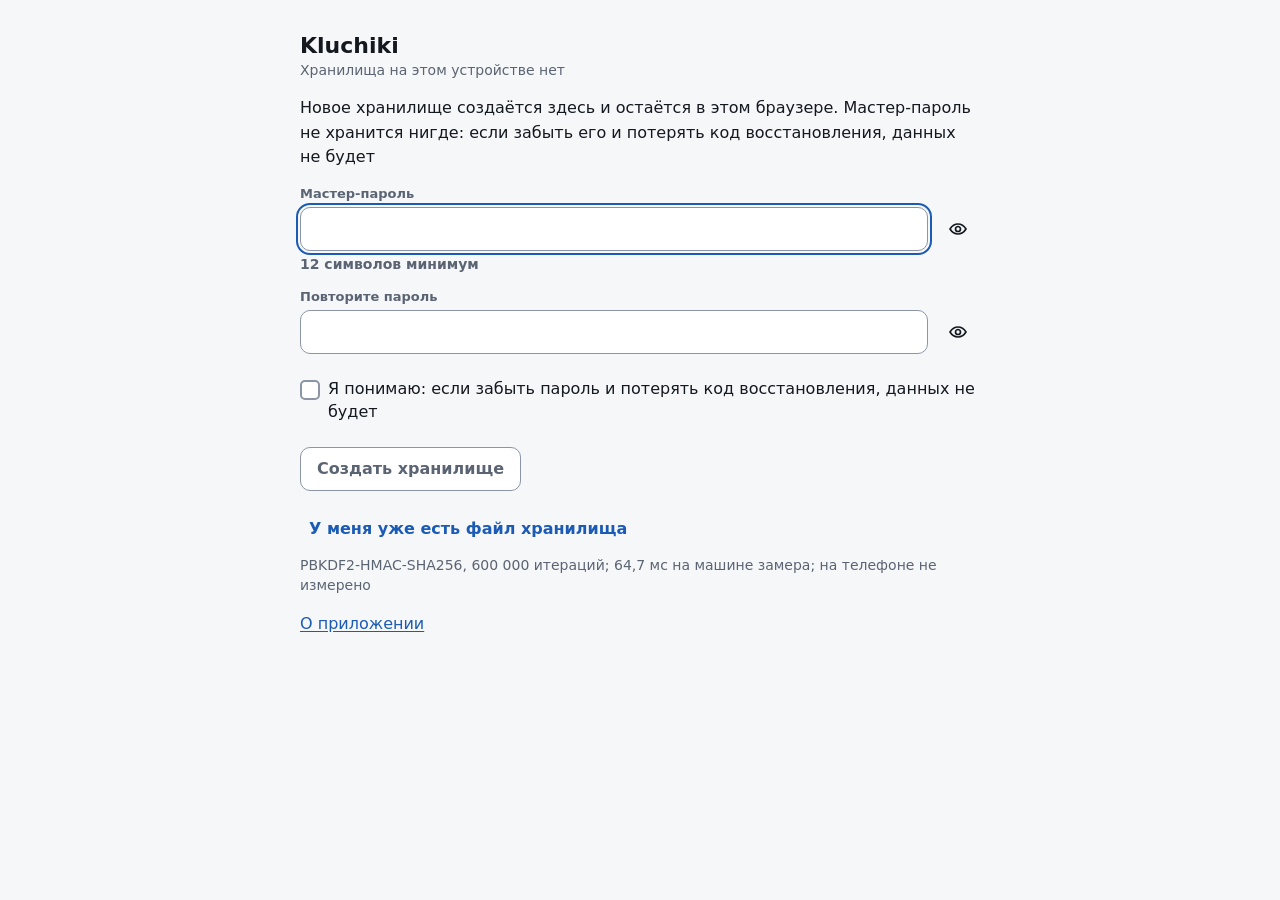
<file: index.html>
<!DOCTYPE html>
<html lang="ru">
<head>
<meta charset="utf-8">
<meta name="viewport" content="width=device-width, initial-scale=1">
<!-- frame-ancestors браузер принимает только HTTP-заголовком: в meta он
     игнорируется и пишет ошибку в консоль. Статический хостинг заголовков
     не даёт, поэтому здесь политики без него; это записано в plan.md §11. -->
<meta http-equiv="Content-Security-Policy" content="default-src 'none'; script-src 'self'; style-src 'self'; img-src 'self' data:; connect-src 'none'; manifest-src 'self'; worker-src 'self'; font-src 'none'; form-action 'none'; base-uri 'none'; object-src 'none'">
<meta name="referrer" content="no-referrer">
<meta name="color-scheme" content="dark light">
<meta name="theme-color" content="#101216">
<title>Kluchiki — менеджер паролей в браузере</title>
<link rel="manifest" href="./manifest.webmanifest">
<link rel="icon" type="image/png" sizes="192x192" href="./app/icons/icon-192.png">
<link rel="icon" type="image/png" sizes="512x512" href="./app/icons/icon-512.png">
<link rel="apple-touch-icon" sizes="192x192" href="./app/icons/icon-192.png">
<link rel="stylesheet" href="./app/style.css">
</head>
<body>
<main id="app" class="app"></main>
<div id="toasts" class="toasts" aria-live="polite" aria-atomic="true"></div>
<noscript>
  <p class="noscript">Kluchiki считает всё в браузере, поэтому без JavaScript
  приложение не работает. Включите JavaScript для этой страницы.</p>
</noscript>
<script type="module" src="./app/main.js"></script>
</body>
</html>
</file>
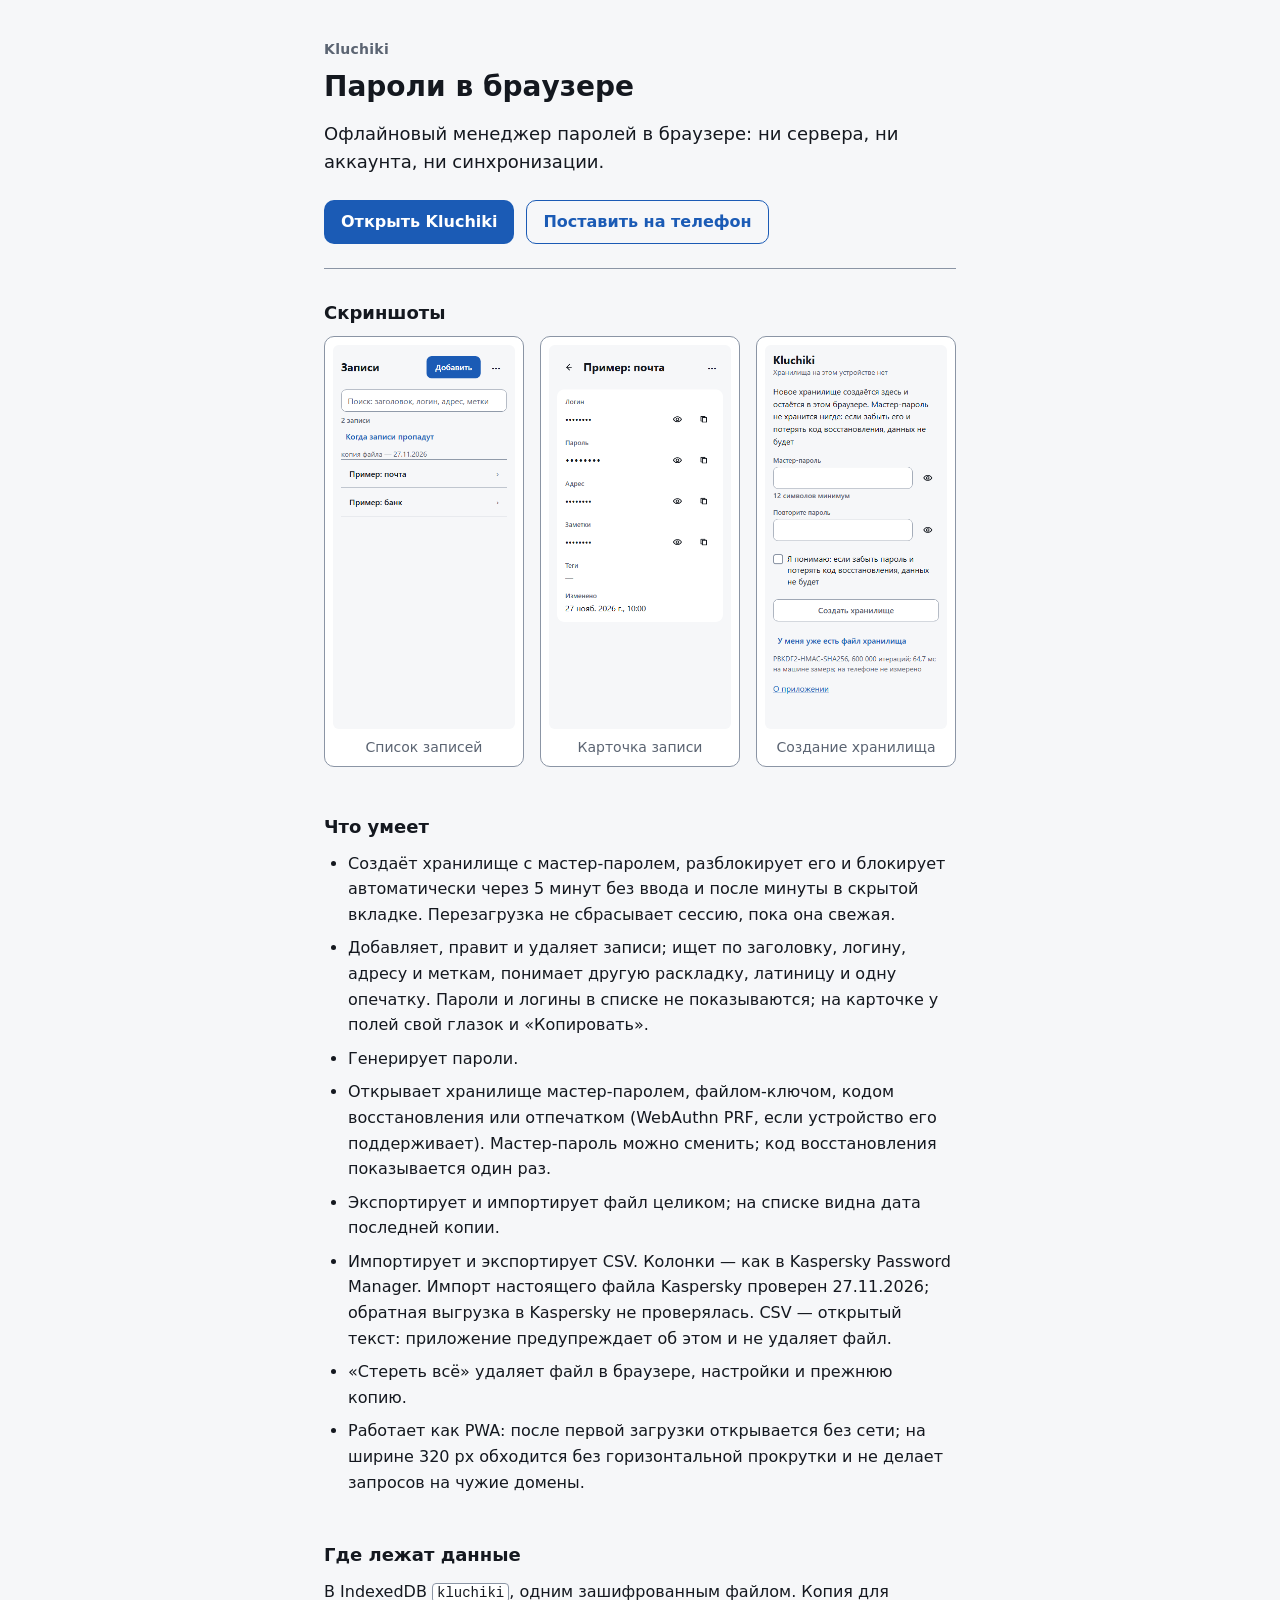
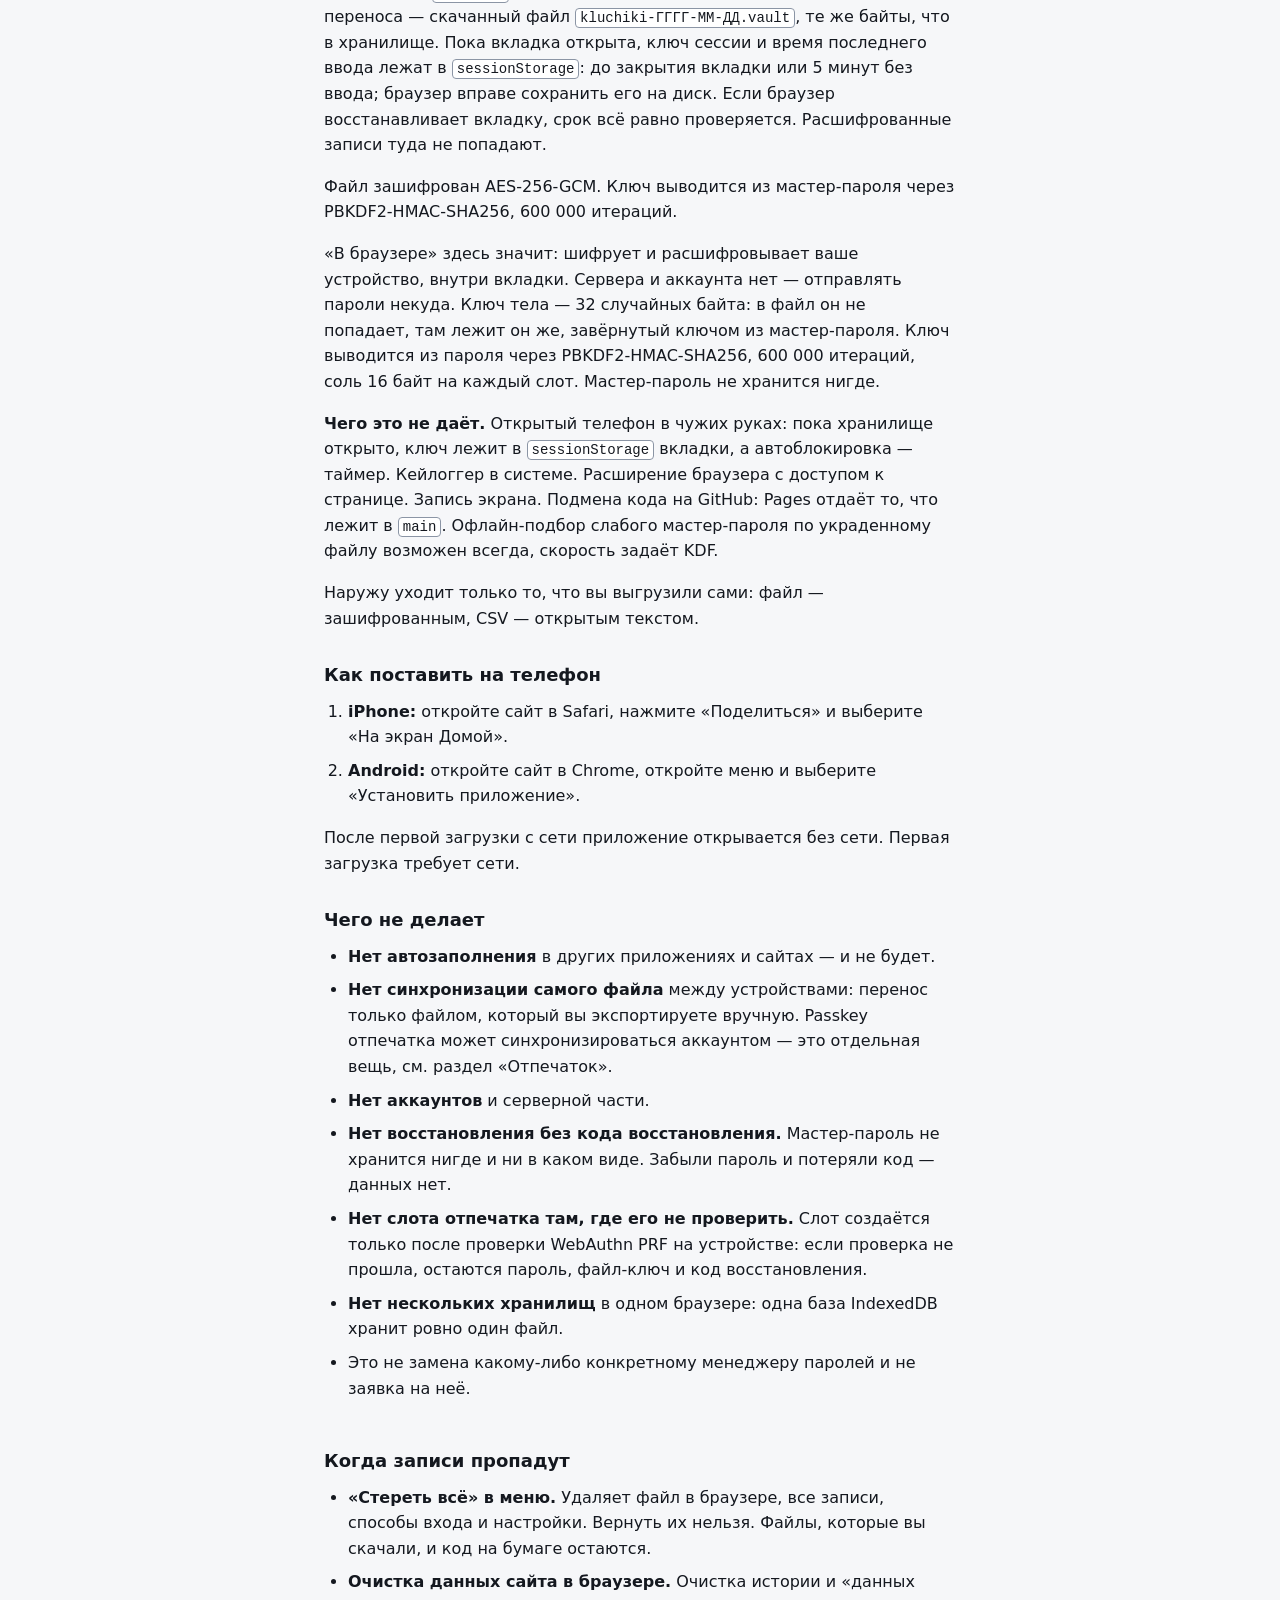
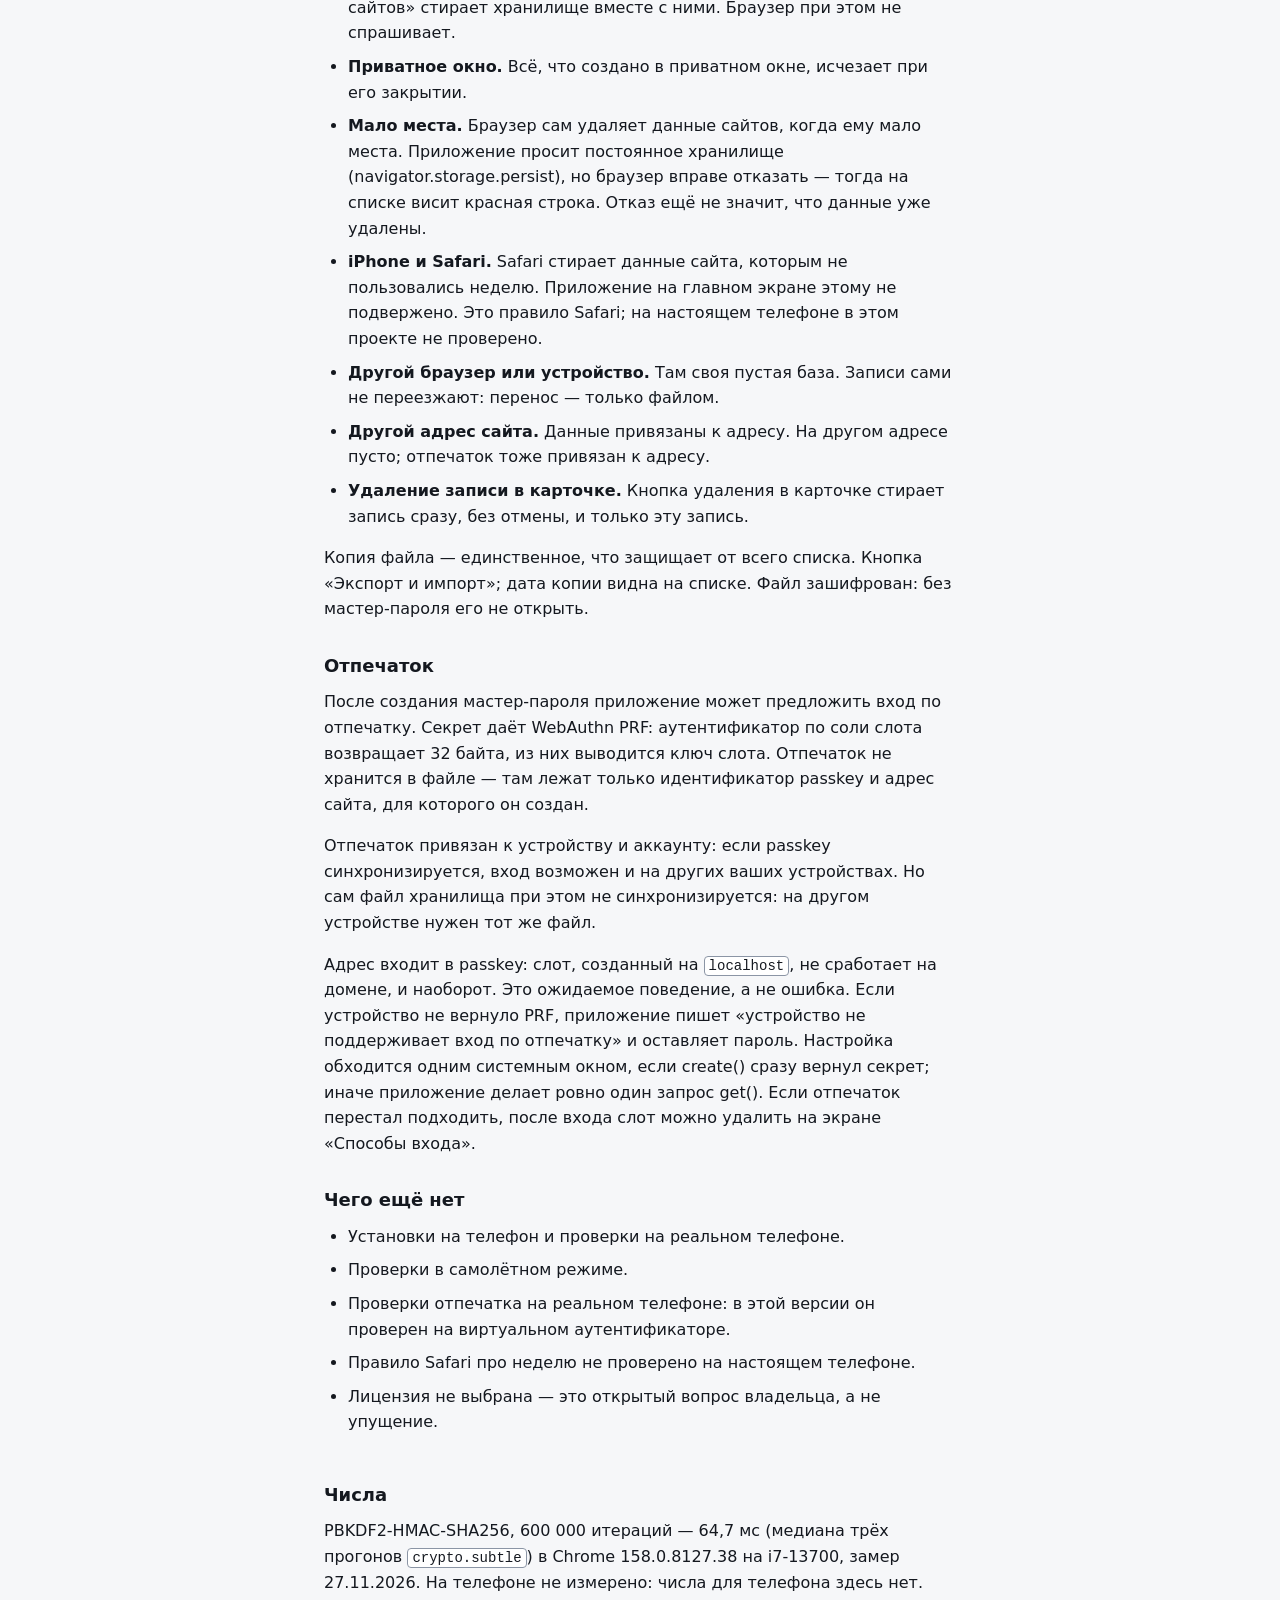
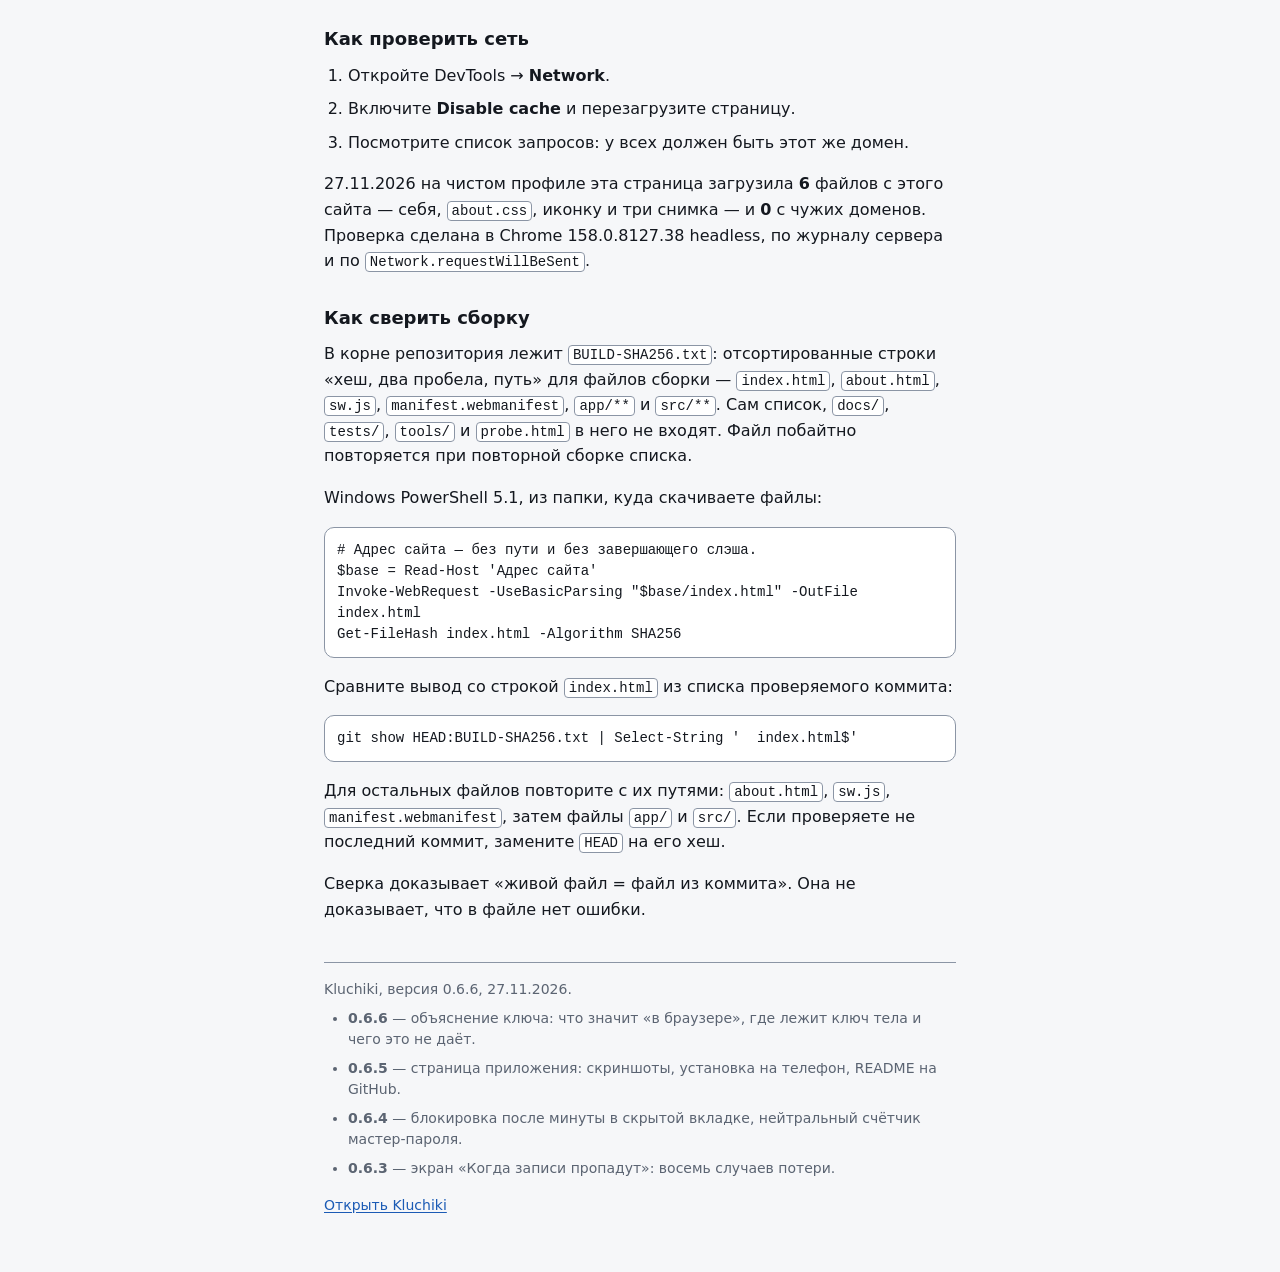
<file: about.html>
<!DOCTYPE html>
<html lang="ru">
<head>
<meta charset="utf-8">
<meta name="viewport" content="width=device-width, initial-scale=1">
<meta http-equiv="Content-Security-Policy" content="default-src 'none'; style-src 'self'; img-src 'self' data:">
<meta name="referrer" content="no-referrer">
<meta name="color-scheme" content="dark light">
<meta name="theme-color" content="#101216">
<title>Kluchiki — пароли в браузере</title>
<link rel="icon" type="image/png" sizes="192x192" href="./app/icons/icon-192.png">
<link rel="stylesheet" href="./app/about.css">
</head>
<body>
<main class="page">
<header class="hero">
<p class="wordmark">Kluchiki</p>
<h1>Пароли в браузере</h1>
<p class="lead">Офлайновый менеджер паролей в браузере: ни сервера, ни аккаунта, ни синхронизации.</p>
<p class="lead-actions"><a class="button" href="./index.html">Открыть Kluchiki</a><a class="button button-secondary" href="#install">Поставить на телефон</a></p>
</header>

<section>
<h2>Скриншоты</h2>
<div class="shots">
<figure class="shot">
<img src="./app/img/list.png" width="360" height="760" alt="Список записей: «Пример: почта» и «Пример: банк»">
<figcaption>Список записей</figcaption>
</figure>
<figure class="shot">
<img src="./app/img/entry.png" width="360" height="760" alt="Карточка записи «Пример: почта»: поля скрыты точками, у каждого свой глазок">
<figcaption>Карточка записи</figcaption>
</figure>
<figure class="shot">
<img src="./app/img/create.png" width="360" height="760" alt="Создание хранилища: мастер-пароль, повтор и согласие">
<figcaption>Создание хранилища</figcaption>
</figure>
</div>
</section>

<section>
<h2>Что умеет</h2>
<ul>
<li>Создаёт хранилище с мастер-паролем, разблокирует его и блокирует автоматически через 5 минут без ввода и после минуты в скрытой вкладке. Перезагрузка не сбрасывает сессию, пока она свежая.</li>
<li>Добавляет, правит и удаляет записи; ищет по заголовку, логину, адресу и меткам, понимает другую раскладку, латиницу и одну опечатку. Пароли и логины в списке не показываются; на карточке у полей свой глазок и «Копировать».</li>
<li>Генерирует пароли.</li>
<li>Открывает хранилище мастер-паролем, файлом-ключом, кодом восстановления или отпечатком (WebAuthn PRF, если устройство его поддерживает). Мастер-пароль можно сменить; код восстановления показывается один раз.</li>
<li>Экспортирует и импортирует файл целиком; на списке видна дата последней копии.</li>
<li>Импортирует и экспортирует CSV. Колонки — как в Kaspersky Password Manager. Импорт настоящего файла Kaspersky проверен 27.11.2026; обратная выгрузка в Kaspersky не проверялась. CSV — открытый текст: приложение предупреждает об этом и не удаляет файл.</li>
<li>«Стереть всё» удаляет файл в браузере, настройки и прежнюю копию.</li>
<li>Работает как PWA: после первой загрузки открывается без сети; на ширине 320 px обходится без горизонтальной прокрутки и не делает запросов на чужие домены.</li>
</ul>
</section>

<section>
<h2>Где лежат данные</h2>
<p>В IndexedDB <code>kluchiki</code>, одним зашифрованным файлом. Копия для переноса — скачанный файл <code>kluchiki-ГГГГ-ММ-ДД.vault</code>, те же байты, что в хранилище. Пока вкладка открыта, ключ сессии и время последнего ввода лежат в <code>sessionStorage</code>: до закрытия вкладки или 5 минут без ввода; браузер вправе сохранить его на диск. Если браузер восстанавливает вкладку, срок всё равно проверяется. Расшифрованные записи туда не попадают.</p>
<p>Файл зашифрован AES-256-GCM. Ключ выводится из мастер-пароля через PBKDF2-HMAC-SHA256, 600 000 итераций.</p>
<p>«В браузере» здесь значит: шифрует и расшифровывает ваше устройство, внутри вкладки. Сервера и аккаунта нет — отправлять пароли некуда. Ключ тела — 32 случайных байта: в файл он не попадает, там лежит он же, завёрнутый ключом из мастер-пароля. Ключ выводится из пароля через PBKDF2-HMAC-SHA256, 600 000 итераций, соль 16 байт на каждый слот. Мастер-пароль не хранится нигде.</p>
<p><strong>Чего это не даёт.</strong> Открытый телефон в чужих руках: пока хранилище открыто, ключ лежит в <code>sessionStorage</code> вкладки, а автоблокировка — таймер. Кейлоггер в системе. Расширение браузера с доступом к странице. Запись экрана. Подмена кода на GitHub: Pages отдаёт то, что лежит в <code>main</code>. Офлайн-подбор слабого мастер-пароля по украденному файлу возможен всегда, скорость задаёт KDF.</p>
<p>Наружу уходит только то, что вы выгрузили сами: файл — зашифрованным, CSV — открытым текстом.</p>
</section>

<section id="install">
<h2>Как поставить на телефон</h2>
<ol>
<li><strong>iPhone:</strong> откройте сайт в Safari, нажмите «Поделиться» и выберите «На экран Домой».</li>
<li><strong>Android:</strong> откройте сайт в Chrome, откройте меню и выберите «Установить приложение».</li>
</ol>
<p>После первой загрузки с сети приложение открывается без сети. Первая загрузка требует сети.</p>
</section>

<section>
<h2>Чего не делает</h2>
<ul>
<li><strong>Нет автозаполнения</strong> в других приложениях и сайтах — и не будет.</li>
<li><strong>Нет синхронизации самого файла</strong> между устройствами: перенос только файлом, который вы экспортируете вручную. Passkey отпечатка может синхронизироваться аккаунтом — это отдельная вещь, см. раздел «Отпечаток».</li>
<li><strong>Нет аккаунтов</strong> и серверной части.</li>
<li><strong>Нет восстановления без кода восстановления.</strong> Мастер-пароль не хранится нигде и ни в каком виде. Забыли пароль и потеряли код — данных нет.</li>
<li><strong>Нет слота отпечатка там, где его не проверить.</strong> Слот создаётся только после проверки WebAuthn PRF на устройстве: если проверка не прошла, остаются пароль, файл-ключ и код восстановления.</li>
<li><strong>Нет нескольких хранилищ</strong> в одном браузере: одна база IndexedDB хранит ровно один файл.</li>
<li>Это не замена какому-либо конкретному менеджеру паролей и не заявка на неё.</li>
</ul>
</section>

<section>
<h2>Когда записи пропадут</h2>
<ul>
<li><strong>«Стереть всё» в меню.</strong> Удаляет файл в браузере, все записи, способы входа и настройки. Вернуть их нельзя. Файлы, которые вы скачали, и код на бумаге остаются.</li>
<li><strong>Очистка данных сайта в браузере.</strong> Очистка истории и «данных сайтов» стирает хранилище вместе с ними. Браузер при этом не спрашивает.</li>
<li><strong>Приватное окно.</strong> Всё, что создано в приватном окне, исчезает при его закрытии.</li>
<li><strong>Мало места.</strong> Браузер сам удаляет данные сайтов, когда ему мало места. Приложение просит постоянное хранилище (navigator.storage.persist), но браузер вправе отказать — тогда на списке висит красная строка. Отказ ещё не значит, что данные уже удалены.</li>
<li><strong>iPhone и Safari.</strong> Safari стирает данные сайта, которым не пользовались неделю. Приложение на главном экране этому не подвержено. Это правило Safari; на настоящем телефоне в этом проекте не проверено.</li>
<li><strong>Другой браузер или устройство.</strong> Там своя пустая база. Записи сами не переезжают: перенос — только файлом.</li>
<li><strong>Другой адрес сайта.</strong> Данные привязаны к адресу. На другом адресе пусто; отпечаток тоже привязан к адресу.</li>
<li><strong>Удаление записи в карточке.</strong> Кнопка удаления в карточке стирает запись сразу, без отмены, и только эту запись.</li>
</ul>
<p>Копия файла — единственное, что защищает от всего списка. Кнопка «Экспорт и импорт»; дата копии видна на списке. Файл зашифрован: без мастер-пароля его не открыть.</p>
</section>

<section>
<h2>Отпечаток</h2>
<p>После создания мастер-пароля приложение может предложить вход по отпечатку. Секрет даёт WebAuthn PRF: аутентификатор по соли слота возвращает 32 байта, из них выводится ключ слота. Отпечаток не хранится в файле — там лежат только идентификатор passkey и адрес сайта, для которого он создан.</p>
<p>Отпечаток привязан к устройству и аккаунту: если passkey синхронизируется, вход возможен и на других ваших устройствах. Но сам файл хранилища при этом не синхронизируется: на другом устройстве нужен тот же файл.</p>
<p>Адрес входит в passkey: слот, созданный на <code>localhost</code>, не сработает на домене, и наоборот. Это ожидаемое поведение, а не ошибка. Если устройство не вернуло PRF, приложение пишет «устройство не поддерживает вход по отпечатку» и оставляет пароль. Настройка обходится одним системным окном, если create() сразу вернул секрет; иначе приложение делает ровно один запрос get(). Если отпечаток перестал подходить, после входа слот можно удалить на экране «Способы входа».</p>
</section>

<section>
<h2>Чего ещё нет</h2>
<ul>
<li>Установки на телефон и проверки на реальном телефоне.</li>
<li>Проверки в самолётном режиме.</li>
<li>Проверки отпечатка на реальном телефоне: в этой версии он проверен на виртуальном аутентификаторе.</li>
<li>Правило Safari про неделю не проверено на настоящем телефоне.</li>
<li>Лицензия не выбрана — это открытый вопрос владельца, а не упущение.</li>
</ul>
</section>

<section>
<h2>Числа</h2>
<p>PBKDF2-HMAC-SHA256, 600 000 итераций — 64,7 мс (медиана трёх прогонов <code>crypto.subtle</code>) в Chrome 158.0.8127.38 на i7-13700, замер 27.11.2026. На телефоне не измерено: числа для телефона здесь нет.</p>
</section>

<section>
<h2>Как проверить сеть</h2>
<ol>
<li>Откройте DevTools → <strong>Network</strong>.</li>
<li>Включите <strong>Disable cache</strong> и перезагрузите страницу.</li>
<li>Посмотрите список запросов: у всех должен быть этот же домен.</li>
</ol>
<p>27.11.2026 на чистом профиле эта страница загрузила <strong>6</strong> файлов с этого сайта — себя, <code>about.css</code>, иконку и три снимка — и <strong>0</strong> с чужих доменов. Проверка сделана в Chrome 158.0.8127.38 headless, по журналу сервера и по <code>Network.requestWillBeSent</code>.</p>
</section>

<section>
<h2>Как сверить сборку</h2>
<p>В корне репозитория лежит <code>BUILD-SHA256.txt</code>: отсортированные строки «хеш, два пробела, путь» для файлов сборки — <code>index.html</code>, <code>about.html</code>, <code>sw.js</code>, <code>manifest.webmanifest</code>, <code>app/**</code> и <code>src/**</code>. Сам список, <code>docs/</code>, <code>tests/</code>, <code>tools/</code> и <code>probe.html</code> в него не входят. Файл побайтно повторяется при повторной сборке списка.</p>
<p>Windows PowerShell 5.1, из папки, куда скачиваете файлы:</p>
<pre><code># Адрес сайта — без пути и без завершающего слэша.
$base = Read-Host 'Адрес сайта'
Invoke-WebRequest -UseBasicParsing "$base/index.html" -OutFile index.html
Get-FileHash index.html -Algorithm SHA256</code></pre>
<p>Сравните вывод со строкой <code>index.html</code> из списка проверяемого коммита:</p>
<pre><code>git show HEAD:BUILD-SHA256.txt | Select-String '  index.html$'</code></pre>
<p>Для остальных файлов повторите с их путями: <code>about.html</code>, <code>sw.js</code>, <code>manifest.webmanifest</code>, затем файлы <code>app/</code> и <code>src/</code>. Если проверяете не последний коммит, замените <code>HEAD</code> на его хеш.</p>
<p>Сверка доказывает «живой файл = файл из коммита». Она не доказывает, что в файле нет ошибки.</p>
</section>

<footer class="footer">
<p>Kluchiki, версия 0.6.6, 27.11.2026.</p>
<ul class="changes">
<li><strong>0.6.6</strong> — объяснение ключа: что значит «в браузере», где лежит ключ тела и чего это не даёт.</li>
<li><strong>0.6.5</strong> — страница приложения: скриншоты, установка на телефон, README на GitHub.</li>
<li><strong>0.6.4</strong> — блокировка после минуты в скрытой вкладке, нейтральный счётчик мастер-пароля.</li>
<li><strong>0.6.3</strong> — экран «Когда записи пропадут»: восемь случаев потери.</li>
</ul>
<p><a href="./index.html">Открыть Kluchiki</a></p>
</footer>
</main>
</body>
</html>
</file>
<file: app/style.css>
/* Kluchiki: тёмная и светлая темы по системной настройке.
   Палитра, размеры и отступы — docs/ui.md §1–4. */

:root {
  color-scheme: dark light;
  --bg: #101216;
  --surface: #191d24;
  --text: #e8eaed;
  --muted: #a9b0bb;
  --accent: #7fb0ff;
  --danger: #ff9a9a;
  --border: #616e85;
  --on-accent: var(--bg);
  --on-danger: var(--bg);
  --backdrop: rgba(0, 0, 0, 0.55);
  --font-text: system-ui, -apple-system, "Segoe UI", Roboto, sans-serif;
  --font-mono: ui-monospace, SFMono-Regular, Menlo, Consolas, monospace;
}

@media (prefers-color-scheme: light) {
  :root {
    --bg: #f6f7f9;
    --surface: #ffffff;
    --text: #14181f;
    --muted: #5b6472;
    --accent: #1b5bb5;
    --danger: #b3261e;
    --border: #8b95a5;
    --on-accent: var(--surface);
    --on-danger: var(--surface);
    --backdrop: rgba(16, 24, 40, 0.45);
  }
}

* {
  box-sizing: border-box;
}

html {
  -webkit-text-size-adjust: 100%;
}

body {
  margin: 0;
  background: var(--bg);
  color: var(--text);
  font: 400 16px/1.55 var(--font-text);
}

button,
input,
textarea {
  font-family: inherit;
}

:focus-visible {
  outline: 2px solid var(--accent);
  outline-offset: 2px;
}

.sr-only {
  position: absolute;
  width: 1px;
  height: 1px;
  padding: 0;
  margin: -1px;
  overflow: hidden;
  clip: rect(0 0 0 0);
  white-space: nowrap;
  border: 0;
}

.page {
  width: 100%;
  max-width: 728px;
  margin: 0 auto;
  padding: 16px 16px 48px;
}

@media (min-width: 480px) {
  .page {
    max-width: 728px;
    padding: 24px 24px 48px;
  }
}

@media (min-width: 1280px) {
  .page {
    max-width: 744px;
    padding: 32px 32px 48px;
  }
}

h1 {
  margin: 0;
  font: 700 22px/1.25 var(--font-text);
  overflow-wrap: anywhere;
}

/* Заголовок получает фокус программно после смены экрана — для диктора.
   Рамка ему не нужна и не должна появляться при Tab. */
h1:focus {
  outline: none;
}

h2,
.h2 {
  margin: 0 0 12px;
  font: 600 18px/1.3 var(--font-text);
}

.screen-header {
  display: flex;
  align-items: center;
  gap: 8px;
  min-height: 56px;
  margin-bottom: 16px;
}

.screen-header h1 {
  flex: 1;
  min-width: 0;
  display: -webkit-box;
  -webkit-box-orient: vertical;
  -webkit-line-clamp: 2;
  overflow: hidden;
}

.header-actions {
  display: flex;
  align-items: center;
  gap: 8px;
}

.header-spacer {
  width: 44px;
  min-width: 44px;
}

.subtitle {
  margin: 0 0 16px;
  font: 400 14px/1.45 var(--font-text);
  color: var(--muted);
}

.notice {
  margin: 0 0 12px;
  font: 400 14px/1.45 var(--font-text);
  color: var(--muted);
}

.text {
  margin: 0 0 16px;
  font: 400 16px/1.55 var(--font-text);
}

.text.muted {
  color: var(--muted);
}

.about-link {
  margin: 16px 0 0;
}

.about-link a {
  color: var(--accent);
  text-decoration: underline;
  text-underline-offset: 2px;
}

.btn {
  display: inline-flex;
  align-items: center;
  justify-content: center;
  min-height: 44px;
  height: 44px;
  padding: 0 16px;
  border: 1px solid transparent;
  border-radius: 10px;
  font: 600 16px/1.2 var(--font-text);
  text-align: center;
  text-decoration: none;
  cursor: pointer;
}

.btn-primary {
  background: var(--accent);
  color: var(--on-accent);
}

.btn-secondary {
  background: var(--surface);
  border-color: var(--border);
  color: var(--text);
}

.btn-danger {
  background: var(--danger);
  color: var(--on-danger);
}

.btn-danger-outline {
  background: var(--surface);
  border-color: var(--danger);
  color: var(--danger);
}

.btn-danger-text {
  background: transparent;
  border-color: transparent;
  color: var(--danger);
}

.btn-text {
  background: transparent;
  border-color: transparent;
  padding: 0 8px;
  color: var(--accent);
}

/* Список: ссылка «Когда записи пропадут» добавляет 44 px, поэтому нижний
   отступ на 8 px меньше — пустой список на 320×760 остаётся без
   вертикальной прокрутки. */
.page-list {
  padding-bottom: 40px;
}

.loss-entry {
  display: flex;
  width: fit-content;
}

.btn:disabled,
.btn[aria-disabled="true"],
.btn-text:disabled {
  background: var(--surface);
  border-color: var(--border);
  color: var(--muted);
  cursor: default;
}

.btn-danger-text:disabled {
  background: transparent;
  border-color: transparent;
}

.icon-btn {
  display: inline-flex;
  align-items: center;
  justify-content: center;
  width: 44px;
  min-width: 44px;
  height: 44px;
  padding: 0;
  border: 0;
  border-radius: 10px;
  background: transparent;
  color: var(--text);
  font: 600 20px/1 var(--font-text);
  cursor: pointer;
}

summary.icon-btn {
  list-style: none;
}

summary.icon-btn::-webkit-details-marker {
  display: none;
}

.menu {
  position: relative;
}

.menu-list {
  position: absolute;
  right: 0;
  top: 52px;
  z-index: 20;
  display: flex;
  flex-direction: column;
  width: 240px;
  padding: 4px;
  border: 1px solid var(--border);
  border-radius: 10px;
  background: var(--surface);
}

.menu-item {
  min-height: 44px;
  padding: 0 12px;
  border: 0;
  border-radius: 8px;
  background: transparent;
  color: var(--text);
  font: 400 16px/1.2 var(--font-text);
  text-align: left;
  cursor: pointer;
}

.actions {
  display: flex;
  flex-direction: column;
  align-items: stretch;
  gap: 8px;
  margin: 16px 0;
}

.actions.stacked {
  flex-direction: column;
}

@media (min-width: 480px) {
  .actions {
    flex-direction: row;
    align-items: center;
    flex-wrap: wrap;
  }

  .actions .btn {
    min-width: 160px;
  }
}

.form {
  margin: 16px 0;
}

.field {
  display: flex;
  flex-direction: column;
  gap: 4px;
  margin-bottom: 16px;
}

.label {
  font: 600 13px/1.3 var(--font-text);
  color: var(--muted);
}

.input {
  width: 100%;
  height: 44px;
  padding: 0 12px;
  border: 1px solid var(--border);
  border-radius: 10px;
  background: var(--surface);
  color: var(--text);
  font: 400 16px/1.3 var(--font-text);
}

.input::placeholder {
  color: var(--muted);
  opacity: 1;
}

.textarea {
  height: 150px;
  padding: 10px 12px;
  line-height: 1.45;
  resize: vertical;
}

.inline-field {
  display: flex;
  flex-direction: column;
  gap: 8px;
}

/* Поле пароля и глазок стоят в одной строке на всех ширинах: глазок
   не уезжает под поле. Остальные действия строки («Сгенерировать»)
   переносятся, когда места мало. */
.inline-field.with-eye {
  flex-direction: row;
  flex-wrap: wrap;
  align-items: center;
}

.inline-field.with-eye .input {
  flex: 1 1 160px;
  min-width: 0;
}

@media (min-width: 480px) {
  .inline-field {
    flex-direction: row;
    align-items: center;
  }

  .inline-field .input {
    flex: 1;
  }
}

.counter {
  margin: 0;
  font: 600 14px/1.3 var(--font-text);
  font-variant-numeric: tabular-nums;
  color: var(--muted);
}

.counter.is-short {
  color: var(--danger);
}

.error {
  margin: 0;
  font: 400 14px/1.45 var(--font-text);
  color: var(--danger);
}

.hint {
  margin: 4px 0 0;
  font: 400 14px/1.45 var(--font-text);
  color: var(--muted);
}

.csv-mapping {
  display: grid;
  gap: 12px;
}

@media (min-width: 480px) {
  .csv-mapping {
    grid-template-columns: 1fr 1fr;
  }
}

.csv-preview {
  display: grid;
  gap: 12px;
  margin: 8px 0 16px;
}

.csv-record {
  padding: 12px;
  border: 1px solid var(--border);
  border-radius: 10px;
  background: var(--surface);
}

.csv-line {
  display: grid;
  grid-template-columns: 88px 1fr;
  gap: 8px;
  font: 400 14px/1.45 var(--font-text);
}

.csv-line + .csv-line {
  margin-top: 6px;
}

.csv-key {
  color: var(--muted);
}

.csv-val {
  min-width: 0;
  overflow-wrap: anywhere;
}

.hint-sm {
  margin: 4px 0 24px;
  font-size: 13px;
}

.file-pick {
  position: relative;
  display: inline-flex;
  max-width: 100%;
}

.file-pick:has(:focus-visible) .btn {
  outline: 2px solid var(--accent);
  outline-offset: 2px;
}

.checkbox {
  position: relative;
  display: flex;
  align-items: flex-start;
  gap: 8px;
  min-height: 44px;
  padding: 8px 0;
  font: 400 16px/1.4 var(--font-text);
  cursor: pointer;
}

.checkbox-input {
  position: absolute;
  width: 20px;
  height: 20px;
  margin: 2px 0 0;
  opacity: 0;
  cursor: pointer;
}

.checkbox-box {
  flex: none;
  display: grid;
  place-items: center;
  width: 20px;
  height: 20px;
  margin: 2px 0 0;
  border: 2px solid var(--border);
  border-radius: 5px;
  background: var(--surface);
  color: transparent;
  font: 700 13px/1 var(--font-text);
}

.checkbox-input:checked + .checkbox-box {
  border-color: var(--accent);
  background: var(--accent);
  color: var(--on-accent);
}

.checkbox-input:focus-visible + .checkbox-box {
  outline: 2px solid var(--accent);
  outline-offset: 2px;
}

.checkbox-input:disabled,
.checkbox-input:disabled + .checkbox-box {
  cursor: default;
  opacity: 0.6;
}

.checkbox-stack {
  display: flex;
  flex-direction: column;
}

.search-field {
  margin-bottom: 8px;
}

.search-input {
  width: 100%;
}

.list {
  border-top: 1px solid var(--border);
}

.row {
  display: flex;
  align-items: center;
  justify-content: space-between;
  gap: 8px;
  width: 100%;
  min-height: 56px;
  padding: 12px 16px;
  border: 0;
  border-bottom: 1px solid var(--border);
  background: transparent;
  color: var(--text);
  font: 600 16px/1.3 var(--font-text);
  text-align: left;
  cursor: pointer;
}

.row-title {
  min-width: 0;
  overflow: hidden;
  text-overflow: ellipsis;
  white-space: nowrap;
}

.chevron {
  flex: none;
  color: var(--muted);
  font: 400 16px/1 var(--font-text);
}

.empty {
  padding: 32px 0;
}

.empty .text {
  margin-bottom: 16px;
}

.banner {
  display: flex;
  flex-direction: column;
  align-items: flex-start;
  gap: 12px;
  margin: 0 0 16px;
  padding: 12px 16px;
  border: 1px solid var(--accent);
  border-radius: 10px;
}

.banner-danger {
  border-color: var(--danger);
}

.banner-text {
  margin: 0;
  font: 400 16px/1.55 var(--font-text);
  overflow-wrap: anywhere;
}

.banner-slot:empty {
  display: none;
}

.card {
  display: flex;
  flex-direction: column;
  gap: 16px;
  margin: 16px 0;
  padding: 16px;
  border-radius: 14px;
  background: var(--surface);
}

.value-row {
  display: flex;
  flex-direction: column;
  gap: 4px;
}

.value-label {
  font: 600 13px/1.3 var(--font-text);
  color: var(--muted);
}

.value-line {
  display: flex;
  align-items: center;
  gap: 8px;
  min-height: 44px;
}

.value {
  flex: 1;
  min-width: 0;
  font: 400 16px/1.45 var(--font-text);
  overflow-wrap: anywhere;
}

.value.mono {
  font-family: var(--font-mono);
}

.value-notes {
  white-space: pre-wrap;
}

@media (min-width: 768px) {
  .value-row {
    display: grid;
    grid-template-columns: 160px minmax(0, 1fr);
    gap: 16px;
    align-items: start;
  }

  .value-label {
    padding-top: 12px;
  }
}

.code {
  display: grid;
  grid-template-columns: repeat(4, minmax(0, 1fr));
  gap: 8px;
  margin: 16px 0;
}

.code-cell {
  padding: 6px;
  border: 1px solid var(--border);
  border-radius: 10px;
  background: var(--surface);
  font: 500 20px/1.4 var(--font-mono);
  letter-spacing: 0.02em;
  text-align: center;
  overflow-wrap: anywhere;
}

@media (max-width: 359px) {
  .code-cell {
    font-size: 18px;
  }
}

@media (min-width: 768px) {
  .code {
    grid-template-columns: repeat(8, minmax(0, 1fr));
  }
}

.gen-result {
  min-height: 60px;
  padding: 16px;
  border-radius: 10px;
  background: var(--surface);
  font: 500 20px/1.4 var(--font-mono);
  letter-spacing: 0.02em;
  overflow-wrap: anywhere;
}

.gen-block .counter {
  margin-top: 4px;
}

.settings {
  display: flex;
  flex-direction: column;
  gap: 16px;
  margin: 16px 0;
}

.length-row {
  display: flex;
  align-items: center;
  gap: 8px;
}

.length-input {
  width: 96px;
  text-align: center;
}

.section {
  margin-bottom: 48px;
}

.slot-list {
  border-top: 1px solid var(--border);
}

.slot-row,
.slot-item {
  display: flex;
  align-items: center;
  justify-content: space-between;
  gap: 8px;
  width: 100%;
  min-height: 56px;
  padding: 12px 16px;
  border: 0;
  border-bottom: 1px solid var(--border);
  background: transparent;
  color: var(--text);
  text-align: left;
}

.slot-row {
  cursor: pointer;
}

.slot-row:disabled {
  color: var(--muted);
  cursor: default;
}

.slot-main {
  display: flex;
  flex-direction: column;
  gap: 2px;
  min-width: 0;
}

.slot-label {
  font: 600 16px/1.3 var(--font-text);
  overflow-wrap: anywhere;
}

.slot-sub,
.slot-id {
  font: 400 14px/1.45 var(--font-text);
  color: var(--muted);
}

.slot-id {
  font-size: 13px;
  font-family: var(--font-mono);
}

.slot-panel {
  padding: 0 0 16px;
}

.slot-panel[hidden] {
  display: none;
}

.inline-form {
  display: flex;
  flex-direction: column;
  gap: 8px;
  padding-top: 8px;
}

@media (min-width: 480px) {
  .inline-form {
    flex-direction: row;
    align-items: flex-end;
  }

  .inline-form .field {
    flex: 1;
    min-width: 200px;
    margin-bottom: 0;
  }
}

.slot-item {
  flex-direction: column;
  align-items: stretch;
}

.slot-head {
  display: flex;
  align-items: center;
  justify-content: space-between;
  gap: 8px;
}

.slot-text {
  display: flex;
  flex-direction: column;
  gap: 2px;
  min-width: 0;
}

.slot-actions {
  display: flex;
  align-items: center;
  gap: 8px;
}

@media (min-width: 480px) {
  .slot-item {
    flex-direction: row;
    align-items: center;
  }

  .slot-head {
    flex: 1;
  }
}

.status-pill {
  flex: none;
  min-height: 24px;
  padding: 0 8px;
  border: 1px solid var(--border);
  border-radius: 999px;
  background: var(--surface);
  color: var(--muted);
  font: 400 13px/22px var(--font-text);
  white-space: nowrap;
}

.status-pill.is-lost,
.status-pill.is-unavailable {
  color: var(--danger);
}

.danger-panel {
  margin-bottom: 16px;
  padding: 16px;
  border: 1px solid var(--danger);
  border-radius: 14px;
}

.danger-panel .text:last-child {
  margin-bottom: 0;
}

.dialog {
  width: min(420px, calc(100vw - 32px));
  padding: 24px;
  border: 1px solid var(--border);
  border-radius: 14px;
  background: var(--surface);
  color: var(--text);
}

.dialog::backdrop {
  background: var(--backdrop);
}

.dialog-title {
  margin: 0 0 8px;
  font: 600 18px/1.3 var(--font-text);
}

.dialog-text {
  margin: 0;
  font: 400 16px/1.55 var(--font-text);
}

.dialog-form {
  margin: 0;
}

.dialog-actions {
  display: flex;
  flex-direction: column;
  gap: 8px;
  margin-top: 16px;
}

@media (min-width: 480px) {
  .dialog-actions {
    flex-direction: row;
    justify-content: flex-end;
  }
}

.toasts {
  position: fixed;
  left: 0;
  right: 0;
  bottom: 16px;
  z-index: 50;
  display: flex;
  justify-content: center;
  padding: 0 16px;
  pointer-events: none;
}

/* Тост не меняет высоту страницы. Если снизу он накрыл бы нажатый
   элемент, тот же тост показывается сверху. */
.toasts.toasts-top {
  top: 16px;
  bottom: auto;
}

.toast {
  width: 100%;
  max-width: 420px;
  min-height: 48px;
  padding: 12px 16px;
  border: 1px solid var(--border);
  border-radius: 10px;
  background: var(--surface);
  color: var(--text);
  font: 400 14px/1.45 var(--font-text);
  overflow-wrap: anywhere;
  pointer-events: auto;
}

.noscript {
  max-width: 680px;
  margin: 48px auto;
  padding: 0 16px;
  color: var(--muted);
}

@media (prefers-reduced-motion: reduce) {
  * {
    transition-duration: 0ms !important;
    animation-duration: 0ms !important;
  }
}
</file>
<file: app/about.css>
/* Публичная страница Kluchiki. Палитра и типографика — docs/ui.md §1–2:
   те же токены, системный шрифт, тёмная и светлая тема по системе. */

:root {
  color-scheme: dark light;
  --bg: #101216;
  --surface: #191d24;
  --text: #e8eaed;
  --muted: #a9b0bb;
  --accent: #7fb0ff;
  --danger: #ff9a9a;
  --border: #616e85;
  --on-accent: var(--bg);
  --font-text: system-ui, -apple-system, "Segoe UI", Roboto, sans-serif;
  --font-mono: ui-monospace, SFMono-Regular, Menlo, Consolas, monospace;
}

@media (prefers-color-scheme: light) {
  :root {
    --bg: #f6f7f9;
    --surface: #ffffff;
    --text: #14181f;
    --muted: #5b6472;
    --accent: #1b5bb5;
    --danger: #b3261e;
    --border: #8b95a5;
    --on-accent: var(--surface);
  }
}

* {
  box-sizing: border-box;
}

html {
  -webkit-text-size-adjust: 100%;
}

body {
  margin: 0;
  background: var(--bg);
  color: var(--text);
  font: 400 16px/1.6 var(--font-text);
}

:focus {
  outline: 2px solid var(--accent);
  outline-offset: 2px;
}

.page {
  width: 100%;
  max-width: 680px;
  margin: 0 auto;
  padding: 24px 16px 48px;
}

@media (min-width: 480px) {
  .page {
    padding: 40px 24px 56px;
  }
}

.hero {
  padding-bottom: 24px;
  border-bottom: 1px solid var(--border);
}

.wordmark {
  margin: 0 0 12px;
  font: 600 14px/1.3 var(--font-text);
  letter-spacing: 0.02em;
  color: var(--muted);
}

h1 {
  margin: 0;
  font: 700 28px/1.2 var(--font-text);
  overflow-wrap: anywhere;
}

.lead {
  margin: 16px 0 0;
  font: 400 18px/1.55 var(--font-text);
  color: var(--text);
}

.lead-actions {
  display: flex;
  flex-wrap: wrap;
  gap: 12px;
  margin: 24px 0 0;
}

section {
  padding-top: 32px;
}

h2 {
  margin: 0 0 12px;
  font: 600 18px/1.3 var(--font-text);
}

p {
  margin: 0 0 16px;
}

p:last-child {
  margin-bottom: 0;
}

ul,
ol {
  margin: 0 0 16px;
  padding-left: 24px;
}

li {
  margin: 0 0 8px;
}

li:last-child {
  margin-bottom: 0;
}

strong {
  font-weight: 600;
}

a {
  color: var(--accent);
  text-decoration: underline;
  text-underline-offset: 2px;
  overflow-wrap: anywhere;
}

.button {
  display: inline-flex;
  align-items: center;
  justify-content: center;
  min-height: 44px;
  padding: 0 16px;
  border: 1px solid transparent;
  border-radius: 10px;
  background: var(--accent);
  color: var(--on-accent);
  font: 600 16px/1.2 var(--font-text);
  text-decoration: none;
}

.button-secondary {
  border-color: var(--accent);
  background: none;
  color: var(--accent);
}

/* Три кадра 360×760: на узком экране в столбик, на широком — в ряд. */
.shots {
  display: grid;
  grid-template-columns: 1fr;
  gap: 16px;
  margin: 0 0 16px;
}

@media (min-width: 600px) {
  .shots {
    grid-template-columns: repeat(3, 1fr);
  }
}

.shot {
  margin: 0;
  padding: 8px;
  background: var(--surface);
  border: 1px solid var(--border);
  border-radius: 10px;
}

.shot img {
  display: block;
  width: 100%;
  height: auto;
  border-radius: 6px;
}

.shot figcaption {
  margin-top: 8px;
  font: 400 14px/1.5 var(--font-text);
  color: var(--muted);
  text-align: center;
}

code {
  font: 400 14px/1.5 var(--font-mono);
  background: var(--surface);
  border: 1px solid var(--border);
  border-radius: 4px;
  padding: 1px 4px;
  overflow-wrap: anywhere;
}

pre {
  margin: 0 0 16px;
  padding: 12px;
  background: var(--surface);
  border: 1px solid var(--border);
  border-radius: 10px;
  overflow-x: auto;
}

pre code {
  display: block;
  padding: 0;
  border: 0;
  background: none;
  white-space: pre-wrap;
  overflow-wrap: anywhere;
}

.footer {
  margin-top: 40px;
  padding-top: 16px;
  border-top: 1px solid var(--border);
  font: 400 14px/1.5 var(--font-text);
  color: var(--muted);
}

.footer p {
  margin: 0 0 8px;
}

.footer p:last-child {
  margin-bottom: 0;
}
</file>
